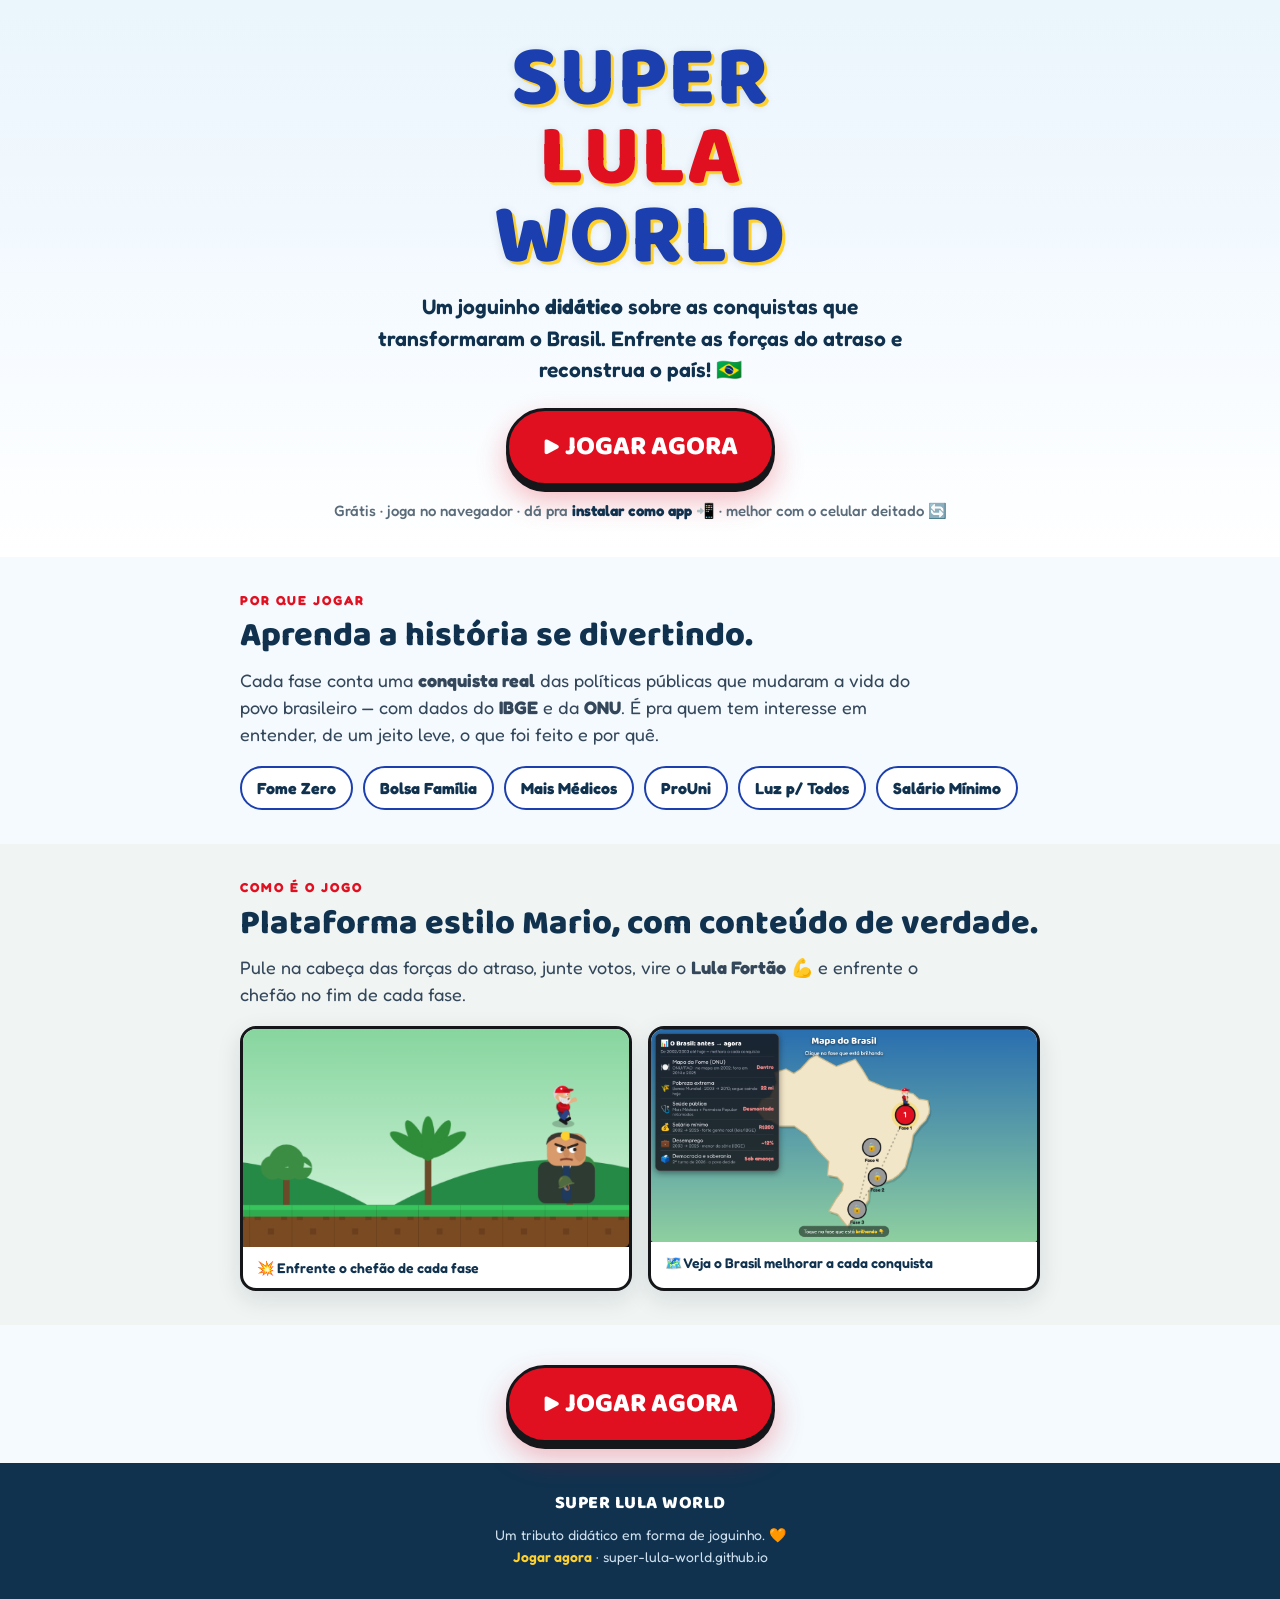
<file: index.html>
<!DOCTYPE html>
<html lang="pt-BR">
<head>
<meta charset="UTF-8">
<meta name="viewport" content="width=device-width, initial-scale=1.0, viewport-fit=cover">
<title>Super Lula World — joguinho didático</title>
<meta name="description" content="Super Lula World: um joguinho didático e gratuito sobre as conquistas do povo brasileiro. Cada fase conta uma política pública real — do Fome Zero ao Mais Médicos. Jogue no navegador ou instale como app.">

<!-- Barra Compartilhada — Aplicativos da Virada (Comitê Popular do Lula).
     Inserida uma única vez, no <head>. Ela se posiciona sozinha no topo da
     página, acima do conteúdo, e acompanha a rolagem. Não usar posição fixa
     nem espaçadores aqui. -->
<script src="https://barra.comitedetecnologia.com.br/barra.js" defer></script>

<!-- PWA: instalar na tela inicial abre direto o JOGO em tela cheia -->
<link rel="manifest" href="manifest.webmanifest">
<meta name="theme-color" content="#1b3fae">
<meta name="apple-mobile-web-app-title" content="Lula World">
<link rel="apple-touch-icon" href="icons/apple-touch-icon.png">

<!-- Open Graph (link bonito ao compartilhar) -->
<meta property="og:title" content="Super Lula World — joguinho didático">
<meta property="og:description" content="Jogo gratuito sobre as conquistas do povo brasileiro. Cada fase conta uma política pública real.">
<meta property="og:type" content="website">
<meta property="og:image" content="icons/icon-512.png">

<link rel="preconnect" href="https://fonts.googleapis.com">
<link rel="preconnect" href="https://fonts.gstatic.com" crossorigin>
<link href="https://fonts.googleapis.com/css2?family=Fredoka:wght@400;500;600;700&family=Baloo+2:wght@500;700;800&display=swap" rel="stylesheet">

<style>
  :root{
    --vermelho:#e11021; --amarelo:#ffd12e; --verde:#1f9d55; --azul:#1b3fae;
    --preto:#15161a; --creme:#fff7e6; --tinta:#10324f; --cinza:#5a6b7a;
  }
  *{box-sizing:border-box;margin:0;padding:0;-webkit-tap-highlight-color:transparent;}
  body{
    font-family:'Fredoka',system-ui,sans-serif; color:var(--tinta);
    background:#f4fafe; line-height:1.5; -webkit-text-size-adjust:100%;
  }
  img{max-width:100%;display:block;}
  a{color:var(--azul);}
  .wrap{max-width:840px;margin:0 auto;padding:0 20px;}

  /* ---------- HERO ---------- */
  .hero{
    background:linear-gradient(180deg,#eaf5fc 0%,#f6fbff 60%,#ffffff 100%);
    text-align:center; padding:40px 0 34px;
  }
  .logo{font-family:'Baloo 2',sans-serif;font-weight:800;line-height:.92;
    letter-spacing:1px;margin-bottom:14px;}
  .logo span{display:block;font-size:clamp(44px,13vw,86px);
    text-shadow:3px 3px 0 var(--amarelo), 0 2px 10px rgba(16,40,70,.12);}
  .logo .l1,.logo .l3{color:var(--azul);}
  .logo .l2{color:var(--vermelho);}
  .lead{font-size:clamp(16px,4.4vw,21px);font-weight:600;color:var(--tinta);
    max-width:560px;margin:0 auto 22px;}
  .btn-jogar{
    display:inline-flex;align-items:center;gap:10px;
    background:var(--vermelho);color:#fff;font-family:'Baloo 2',sans-serif;
    font-weight:800;font-size:clamp(20px,5.6vw,27px);text-decoration:none;
    padding:16px 34px;border-radius:999px;border:3px solid var(--preto);
    box-shadow:0 6px 0 var(--preto),0 14px 30px rgba(225,16,33,.3);
    transition:transform .08s ease, box-shadow .08s ease;
  }
  .btn-jogar:active{transform:translateY(4px);box-shadow:0 2px 0 var(--preto),0 8px 18px rgba(225,16,33,.3);}
  .selos{margin-top:14px;font-size:clamp(13px,3.3vw,15px);color:var(--cinza);font-weight:500;}
  .selos b{color:var(--tinta);}

  /* ---------- SEÇÕES ---------- */
  section.bloco{padding:34px 0;}
  .kicker{text-transform:uppercase;letter-spacing:2px;font-size:13px;font-weight:700;
    color:var(--vermelho);margin-bottom:8px;}
  h2.titulo{font-family:'Baloo 2',sans-serif;font-weight:800;color:var(--tinta);
    font-size:clamp(23px,6vw,34px);line-height:1.08;margin-bottom:12px;}
  .texto{font-size:clamp(15px,4vw,18px);color:#33465a;max-width:680px;}

  .chips{display:flex;flex-wrap:wrap;gap:10px;margin-top:18px;}
  .chip{background:#fff;border:2px solid var(--azul);color:var(--tinta);
    font-weight:700;font-size:clamp(13px,3.6vw,16px);
    padding:8px 15px;border-radius:999px;}

  .tiras{background:#f0f4f2;}
  .shots{display:grid;grid-template-columns:1fr;gap:16px;margin-top:18px;}
  @media(min-width:640px){ .shots{grid-template-columns:1fr 1fr;} }
  .shot{background:#fff;border:3px solid var(--preto);border-radius:16px;overflow:hidden;
    box-shadow:0 8px 24px rgba(16,40,70,.12);}
  .shot img{width:100%;height:auto;display:block;}
  .shot .cap{padding:10px 14px;font-weight:600;font-size:14px;color:var(--tinta);}

  .cta2{text-align:center;padding:40px 0 10px;}

  footer{background:var(--tinta);color:#cfe0ee;text-align:center;
    padding:26px 20px 30px;font-size:14px;line-height:1.6;margin-top:10px;}
  footer .fr-strip{height:8px;background:linear-gradient(90deg,var(--azul) 0 33%,var(--amarelo) 33% 66%,var(--verde) 66% 100%);}
  footer a{color:#ffd12e;font-weight:600;text-decoration:none;}
  footer .ft-logo{font-family:'Baloo 2',sans-serif;font-weight:800;color:#fff;font-size:18px;letter-spacing:.5px;margin-bottom:6px;}
</style>
</head>
<body>

  <!-- (a Barra Compartilhada se insere automaticamente aqui no topo) -->

  <header class="hero">
    <div class="wrap">
      <div class="logo">
        <span class="l1">SUPER</span>
        <span class="l2">LULA</span>
        <span class="l3">WORLD</span>
      </div>
      <p class="lead">Um joguinho <b>didático</b> sobre as conquistas que transformaram o Brasil. Enfrente as forças do atraso e reconstrua o país! 🇧🇷</p>
      <a class="btn-jogar" href="jogar.html">▶ JOGAR AGORA</a>
      <p class="selos">Grátis · joga no navegador · dá pra <b>instalar como app</b> 📲 · melhor com o celular deitado 🔄</p>
    </div>
  </header>

  <section class="bloco">
    <div class="wrap">
      <p class="kicker">Por que jogar</p>
      <h2 class="titulo">Aprenda a história se divertindo.</h2>
      <p class="texto">Cada fase conta uma <b>conquista real</b> das políticas públicas que mudaram a vida do povo brasileiro — com dados do <b>IBGE</b> e da <b>ONU</b>. É pra quem tem interesse em entender, de um jeito leve, o que foi feito e por quê.</p>
      <div class="chips">
        <span class="chip">Fome Zero</span>
        <span class="chip">Bolsa Família</span>
        <span class="chip">Mais Médicos</span>
        <span class="chip">ProUni</span>
        <span class="chip">Luz p/ Todos</span>
        <span class="chip">Salário Mínimo</span>
      </div>
    </div>
  </section>

  <section class="bloco tiras">
    <div class="wrap">
      <p class="kicker">Como é o jogo</p>
      <h2 class="titulo">Plataforma estilo Mario, com conteúdo de verdade.</h2>
      <p class="texto">Pule na cabeça das forças do atraso, junte votos, vire o <b>Lula Fortão</b> 💪 e enfrente o chefão no fim de cada fase.</p>
      <div class="shots">
        <div class="shot">
          <img src="img/preview.png" alt="Lula enfrentando o chefão do atraso" loading="lazy">
          <div class="cap">💥 Enfrente o chefão de cada fase</div>
        </div>
        <div class="shot">
          <img src="img/mapa.png" alt="Mapa do Brasil com as fases e o painel de dados" loading="lazy">
          <div class="cap">🗺️ Veja o Brasil melhorar a cada conquista</div>
        </div>
      </div>
    </div>
  </section>

  <section class="cta2">
    <div class="wrap">
      <a class="btn-jogar" href="jogar.html">▶ JOGAR AGORA</a>
    </div>
  </section>

  <footer>
    <div class="ft-logo">SUPER LULA WORLD</div>
    Um tributo didático em forma de joguinho. 🧡<br>
    <a href="jogar.html">Jogar agora</a> · super-lula-world.github.io
  </footer>
  <div class="fr-strip"></div>

  <!-- Registra o app (PWA): permite "Instalar app" também pela capa; abre o jogo em tela cheia -->
  <script>
    if ("serviceWorker" in navigator) {
      addEventListener("load", () => navigator.serviceWorker.register("sw.js").catch(()=>{}));
    }
  </script>

  <!-- Contador de visitas da capa (GoatCounter — sem cookies) -->
  <script data-goatcounter="https://jgsdctvs.goatcounter.com/count"
          async src="https://gc.zgo.at/count.js"></script>
</body>
</html>
</file>
